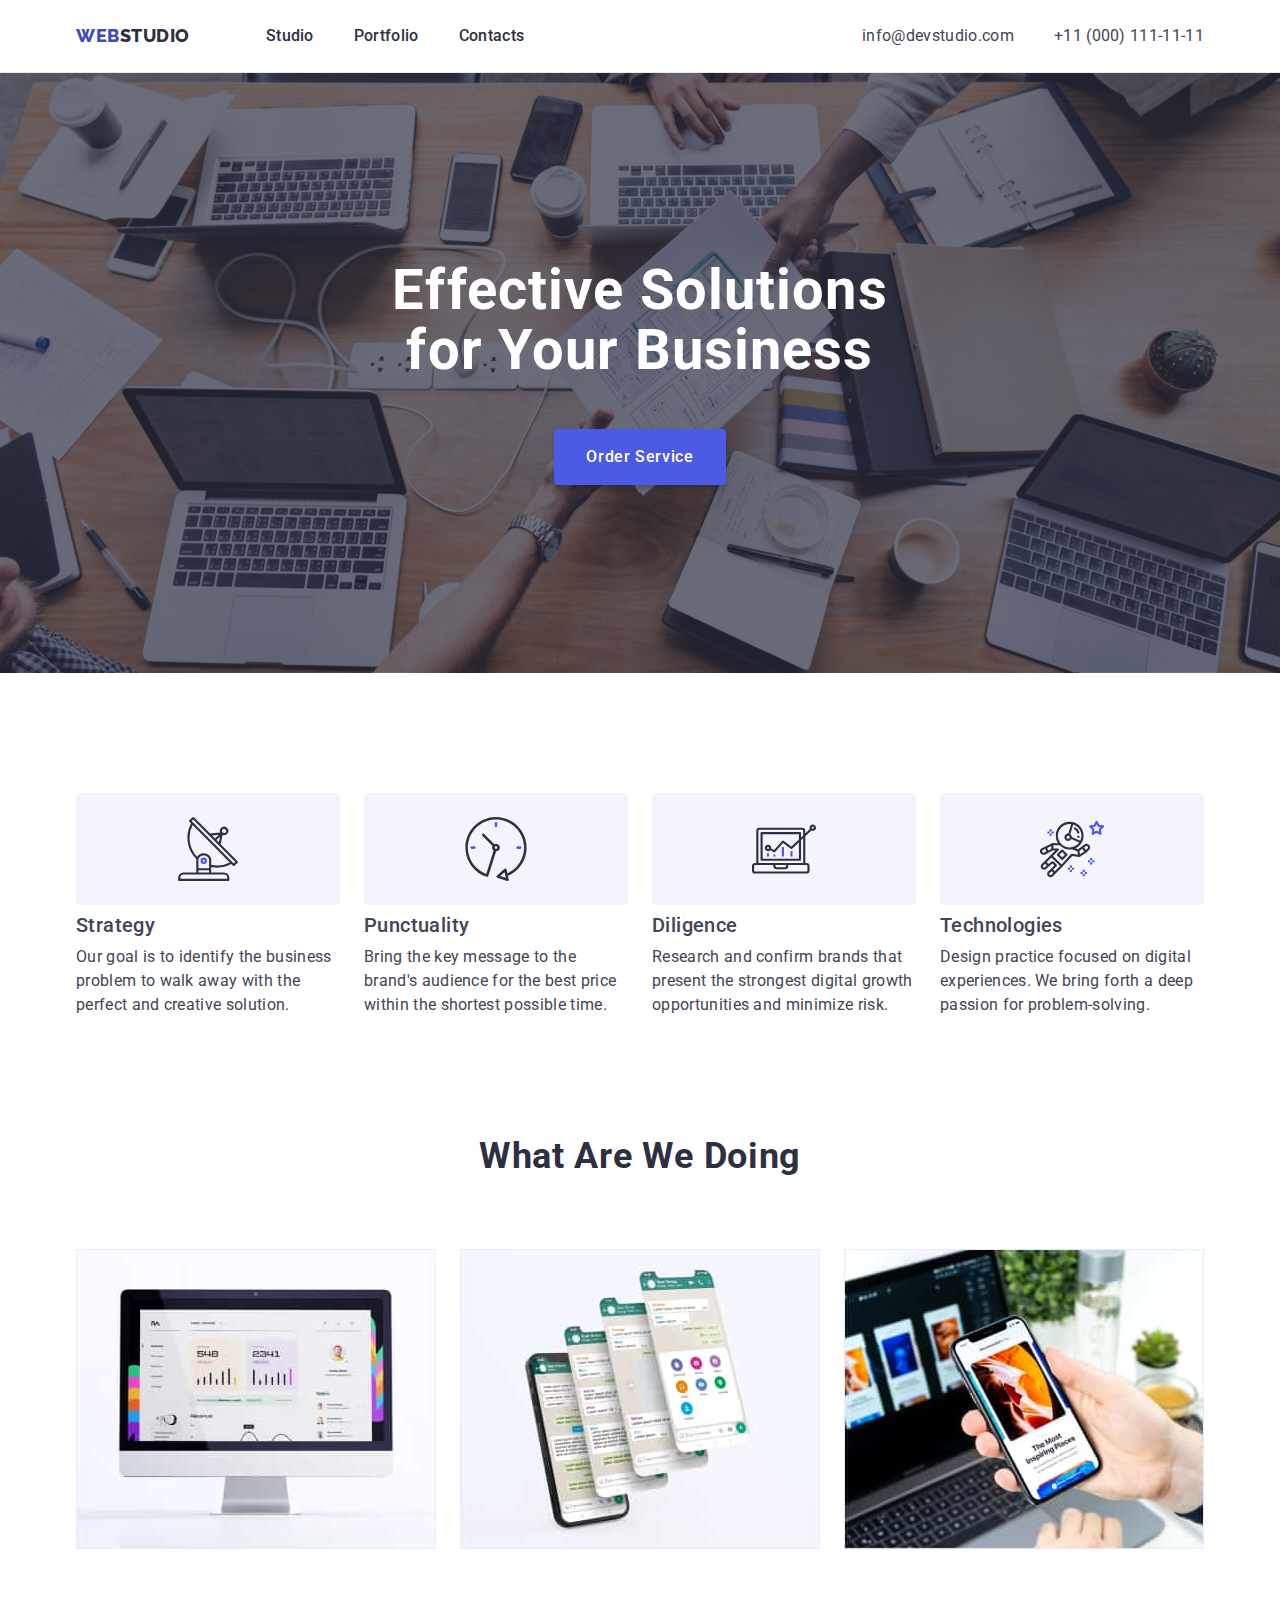
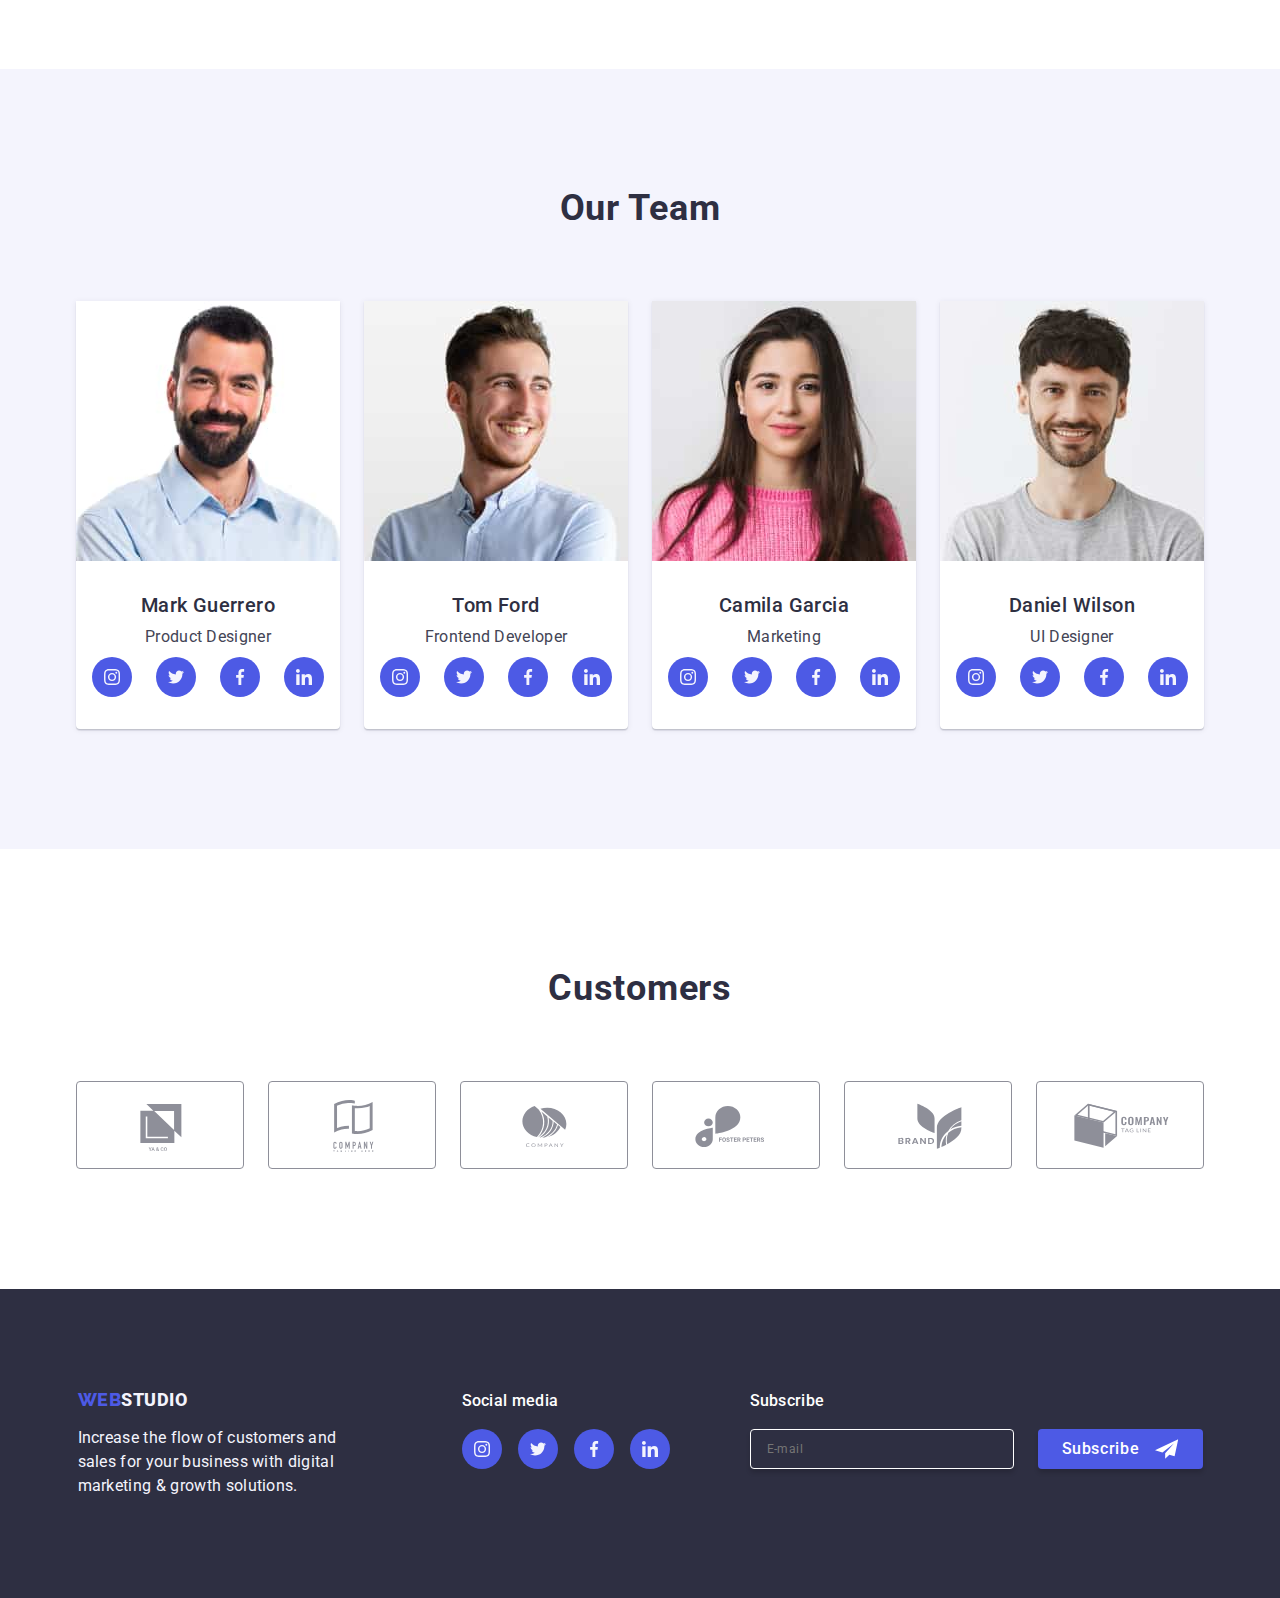
<file: index.html>
<!DOCTYPE html>
<html lang="en">

<head>
    <meta charset="UTF-8" />
    <meta name="viewport" content="width=device-width, initial-scale=1.0" />
    <title>morozova</title>

    <link rel="preconnect" href="https://fonts.googleapis.com">
    <link rel="preconnect" href="https://fonts.gstatic.com" crossorigin>
    <link
        href="https://fonts.googleapis.com/css2?family=Raleway:wght@800&family=Roboto:wght@400;500;700;900&display=swap"
        rel="stylesheet">
    <link rel="stylesheet"
        href="https://cdnjs.cloudflare.com/ajax/libs/modern-normalize/2.0.0/modern-normalize.min.css">
    <link rel="stylesheet" href="./css/style.css">

</head>

<body>

    <!-- header -->

    <header class="header">
        <div class="container concept">
            <nav class="nav">
                <a class="logo link" href="./index.html">Web<span class="logo-black">Studio</span></a>
                <ul class="list fist list-item">
                    <li class=""><a href="./index.html" class="list-item-one link">Studio</a></li>
                    <li class=""><a href="./portfolio.html" class="list-item-one link">Portfolio</a></li>
                    <li class=""><a href="" class="list-item-one link">Contacts</a></li>
                </ul>
            </nav>
            <button class="mobile-menu-open-butten js-open-menu">
                <svg class="mobale-menu-open-icon" aria-label="open mobale menu" width="32" height="22">
                    <use href="./images/icons.svg#burger2"></use>
                </svg>
            </button>
            <!-- contact -->
            <address class="address-one">
                <ul class="list fist-address">
                    <li>
                        <a href="mailto:info@devstudio.com" class="address-mail link">info@devstudio.com</a>
                    </li>
                    <li>
                        <a href="tel:+110001111111" class="address-mail link">+11 (000) 111-11-11</a>
                    </li>
                </ul>
            </address>
        </div>
    </header>

    <!-- main -->
    <main>
        <!-- section-1 -->

        <section class="section-title">
            <div class="container">
                <h1 class="section-title-one">Effective Solutions
                    for Your Business</h1>
                <button type="button" class="hero-butten" data-modal-open>Order Service</button>
            </div>
        </section>

        <!-- section-2 -->

        <section class="section-list">
            <div class="container">
                <h2 class="visually-hidden">Features</h2>
                <ul class="section list">
                    <li class="set">

                        <div class="features-item-container">
                            <svg class="icons-link" width="64" height="64">
                                <use href="./images/icons.svg#icon-antenna"></use>
                            </svg>
                        </div>

                        <h3 class="sub-title-features">Strategy</h3>
                        <p class="title-gap-list">
                            Our goal is to identify the business problem to walk away with the
                            perfect and creative solution.
                        </p>
                    </li>
                    <li class="set">

                        <div class="features-item-container">
                            <svg class="icons-link" width="64" height="64">
                                <use href="./images/icons.svg#icon-clock"></use>
                            </svg>
                        </div>

                        <h3 class="sub-title-features">Punctuality</h3>
                        <p class="title-gap-list">
                            Bring the key message to the brand's audience for the best price
                            within the shortest possible time.
                        </p>
                    </li>
                    <li class="set">
                        <div class="features-item-container">
                            <svg class="icons-link" width="64" height="64">
                                <use href="./images/icons.svg#icon-diagram"></use>
                            </svg>
                        </div>

                        <h3 class="sub-title-features">Diligence</h3>
                        <p class="title-gap-list">
                            Research and confirm brands that present the strongest digital
                            growth opportunities and minimize risk.
                        </p>
                    </li>
                    <li class="set">
                        <div class="features-item-container">
                            <svg class="icons-link" width="64" height="64">
                                <use href="./images/icons.svg#icon-astronaut"></use>
                            </svg>
                        </div>

                        <h3 class="sub-title-features">Technologies</h3>
                        <p class="title-gap-list">
                            Design practice focused on digital experiences. We bring forth a
                            deep passion for problem-solving.
                        </p>
                    </li>
                </ul>
            </div>
        </section>

        <!-- section-3 -->
        <section class="section-tthree">
            <div class="container">
                <h2 class="general">What are we doing</h2>
                <ul class="picture-img list">
                    <li class="cole">
                        <img src="./images/images-5.jpg" alt="laptop" width="360" />
                    </li>
                    <li class="cole">
                        <img src="./images/images-6.jpg" alt="phone" width="360" />
                    </li>
                    <li class="cole">
                        <img src="./images/images-7.jpg" alt="laptop-and-phone" width="360" />
                    </li>
                </ul>
            </div>
        </section>
        <!-- section-4 -->
        <section class="section-blue">
            <div class="container">
                <h2 class="general-too">Our Team</h2>
                <ul class="picture list">
                    <li class="section-last set">
                        <img src="./images/images-1.jpg" alt="photo Mark Guerrero" width="264" />
                        <div class="name-item">
                            <h3 class="title-projects">Mark Guerrero</h3>
                            <p class="title-gap">Product Designer</p>
                            <ul class="social-bloc">
                                <li class="locol-logo-two">
                                    <a href="" class="locol-logo">
                                        <svg class="social-icons" width="16" height="16">
                                            <use href="./images/icons.svg#icon-instagram"></use>
                                        </svg>
                                    </a>
                                </li>
                                <li class="locol-logo-two">
                                    <a href="" class="locol-logo">
                                        <svg class="social-icons" width="16" height="16">
                                            <use href="./images/icons.svg#icon-twitter-1"></use>
                                        </svg>
                                    </a>
                                </li>
                                <li class="locol-logo-two">
                                    <a href="" class="locol-logo">
                                        <svg class="social-icons" width="16" height="16">
                                            <use href="./images/icons.svg#icon-facebook"></use>
                                        </svg>
                                    </a>
                                </li>
                                <li class="locol-logo-two">
                                    <a href="" class="locol-logo">
                                        <svg class="social-icons" width="16" height="16">
                                            <use href="./images/icons.svg#icon-linkedin"></use>
                                        </svg>
                                    </a>
                                </li>

                            </ul>
                        </div>
                    </li>
                    <li class="section-last set">
                        <img src="./images/images-2.jpg" alt="photo Tom Ford" width="264" />
                        <div class="name-item">
                            <h3 class="title-projects">Tom Ford</h3>
                            <p class="title-gap">Frontend Developer</p>
                            <ul class="social-bloc">
                                <li>
                                    <a href="" class="locol-logo">
                                        <svg class="social-icons" width="16" height="16">
                                            <use href="./images/icons.svg#icon-instagram"></use>
                                        </svg>
                                    </a>
                                </li>
                                <li>
                                    <a href="" class="locol-logo">
                                        <svg class="social-icons" width="16" height="16">
                                            <use href="./images/icons.svg#icon-twitter-1"></use>
                                        </svg>
                                    </a>
                                </li>
                                <li>
                                    <a href="" class="locol-logo">
                                        <svg class="social-icons" width="16" height="16">
                                            <use href="./images/icons.svg#icon-facebook"></use>
                                        </svg>
                                    </a>
                                </li>
                                <li>
                                    <a href="" class="locol-logo">
                                        <svg class="social-icons" width="16" height="16">
                                            <use href="./images/icons.svg#icon-linkedin"></use>
                                        </svg>
                                    </a>
                                </li>

                            </ul>
                        </div>
                    </li>
                    <li class="section-last set">
                        <img src="./images/images-3.jpg" alt="photo Camila Garcia" width="264" />
                        <div class="name-item">
                            <h3 class="title-projects">Camila Garcia</h3>
                            <p class="title-gap">Marketing</p>
                            <ul class="social-bloc">
                                <li class="social-bloc-item">
                                    <a href="" class="locol-logo">
                                        <svg class="social-icons" width="16" height="16">
                                            <use href="./images/icons.svg#icon-instagram"></use>
                                        </svg>
                                    </a>
                                </li>
                                <li>
                                    <a href="" class="locol-logo">
                                        <svg class="social-icons" width="16" height="16">
                                            <use href="./images/icons.svg#icon-twitter-1"></use>
                                        </svg>
                                    </a>
                                </li>
                                <li>
                                    <a href="" class="locol-logo">
                                        <svg class="social-icons" width="16" height="16">
                                            <use href="./images/icons.svg#icon-facebook"></use>
                                        </svg>
                                    </a>
                                </li>
                                <li>
                                    <a href="" class="locol-logo">
                                        <svg class="social-icons" width="16" height="16">
                                            <use href="./images/icons.svg#icon-linkedin"></use>
                                        </svg>
                                    </a>
                                </li>

                            </ul>
                        </div>
                    </li>
                    <li class="section-last set">
                        <img src="./images/images-4.jpg" alt="photo Daniel Wilson" width="264" />
                        <div class="name-item">
                            <h3 class="title-projects">Daniel Wilson</h3>
                            <p class="title-gap">UI Designer</p>
                            <ul class="social-bloc">
                                <li>
                                    <a href="" class="locol-logo">
                                        <svg class="social-icons" width="16" height="16">
                                            <use href="./images/icons.svg#icon-instagram"></use>
                                        </svg>
                                    </a>
                                </li>
                                <li>
                                    <a href="" class="locol-logo">
                                        <svg class="social-icons" width="16" height="16">
                                            <use href="./images/icons.svg#icon-twitter-1"></use>
                                        </svg>
                                    </a>
                                </li>
                                <li>
                                    <a href="" class="locol-logo">
                                        <svg class="social-icons" width="16" height="16">
                                            <use href="./images/icons.svg#icon-facebook"></use>
                                        </svg>
                                    </a>
                                </li>
                                <li>
                                    <a href="" class="locol-logo">
                                        <svg class="social-icons" width="16" height="16">
                                            <use href="./images/icons.svg#icon-linkedin"></use>
                                        </svg>
                                    </a>
                                </li>

                            </ul>
                        </div>
                    </li>
                </ul>
            </div>
        </section>
        <!-- section-5 -->
        <section class="section-logo">
            <div class="container section-logo-conteiner">
                <h2 class="general-too-link">Customers</h2>

                <ul class="general-item list">
                    <li class="general-logo">
                        <a href="" class="general-imag">
                            <svg class="general-item" width="104" height="56">
                                <use href="./images/icons.svg#icon-Logo-1"></use>
                            </svg></a>
                    </li>
                    <li class="general-logo">
                        <a href="" class="general-imag">
                            <svg class="general-item" width="104" height="56">
                                <use href="./images/icons.svg#icon-Logo-2"></use>
                            </svg></a>
                    </li>
                    <li class="general-logo">
                        <a href="" class="general-imag">
                            <svg class="general-item" width="104" height="56">
                                <use href="./images/icons.svg#icon-Logo-3"></use>
                            </svg></a>
                    </li>
                    <li class="general-logo">
                        <a href="" class="general-imag">
                            <svg class="general-item" width="104" height="56">
                                <use href="./images/icons.svg#icon-Logo"></use>
                            </svg></a>
                    </li>
                    <li class="general-logo">
                        <a href="" class="general-imag">
                            <svg class="general-item" width="104" height="56">
                                <use href="./images/icons.svg#icon-Logo-4"></use>
                            </svg></a>
                    </li>
                    <li class="general-logo">
                        <a href="" class="general-imag">
                            <svg class="general-item" width="104" height="56">
                                <use href="./images/icons.svg#icon-Logo-5"></use>
                            </svg></a>
                    </li>

                </ul>
            </div>
            </div>
        </section>
    </main>
    <!-- footer -->

    <footer class="footer">
        <div class="container content-footer">
            <div class="container-logo"> <a class="logo-too link" href="./index.html">Web<span
                        class="logo-white">Studio</span></a>
                <p class="footer-title">
                    Increase the flow of customers and sales for your business with digital
                    marketing & growth solutions.
                </p>
            </div>

            <div class="content-footer-link">
                <p class="footer-logo">Social media</p>
                <ul class="social-bloc-link">
                    <li class="locol-logo-item">
                        <a href="" class="locol-logo-list">
                            <svg class="social-icons" width="24" height="24">
                                <use href="./images/icons.svg#icon-instagram"></use>
                            </svg>
                        </a>
                    </li>
                    <li class="locol-logo-item">
                        <a href="" class="locol-logo-list">
                            <svg class="social-icons" width="24" height="24">
                                <use href="./images/icons.svg#icon-twitter-1"></use>
                            </svg>
                        </a>
                    </li>
                    <li class="locol-logo-item">
                        <a href="" class="locol-logo-list">
                            <svg class="social-icons" width="24" height="24">
                                <use href="./images/icons.svg#icon-facebook"></use>
                            </svg>
                        </a>
                    </li>
                    <li class="locol-logo-item">
                        <a href="" class="locol-logo-list">
                            <svg class="social-icons" width="24" height="24">
                                <use href="./images/icons.svg#icon-linkedin"></use>
                            </svg>
                        </a>
                    </li>
                </ul>
            </div>


            <div class="component-title">
                <p class="footer-logo">Subscribe</p>
                <form class="component-form">
                    <label class="form-mail" for="email">
                        <input class="form-input" type="email" name="email" id="email" placeholder="E-mail">
                    </label>


                    <button class="component-title-button" type="submit">Subscribe
                        <svg class="footer-button-svg" width="24" height="24">
                            <use href="./images/icons.svg#icon-Frame-3"></use>
                        </svg>
                    </button>

                </form>

            </div>
        </div>

    </footer>
    <div class="backdrop is-hidden" data-modal>
        <div class="modal-window">
            <button type="button" class="close-button" data-modal-close>
                <svg class="close-button-icon" width="8" height="8">
                    <use href="./images/icons.svg#icon-close-black"></use>
                </svg>
            </button>
            <!-- modal-window -->
            <p class="review-form-description">Leave your contacts and we will call you back</p>
            <form class="review-form">
                <div class="review-form-field-wrapper">
                    <label class="review-form-field-label" for="user-name">Name</label>
                    <div class="review-form-input-wrapper">
                        <input class="review-form-input" type="text" name="user-name" pattern="[A-Z]{a-z}"
                            title="Kateruna" required id="user-name">
                        <svg class="review-form-field-icon" width="18" height="24">
                            <use href="./images/icons.svg#icon-Vector-1"></use>
                        </svg>
                    </div>
                </div>
                <div class="review-form-field-wrapper">
                    <label class="review-form-field-label" for="user-phone-number">Phone</label>
                    <div class="review-form-input-wrapper">
                        <input class="review-form-input" type="tel" name="user-phone-number"
                            pattern="[0-9]{3}-[0-9]{3}-[0-9]{2}-[0-9]{2}" title="xxx-xxx-xx-xx" required
                            id="user-phone-number">

                        <svg class="review-form-field-icon" width="18" height="24">
                            <use href="./images/icons.svg#icon-Vector-3"></use>
                        </svg>
                    </div>
                </div>
                <div class="review-form-field-wrapper">
                    <label class="review-form-field-label" for="user-email">Email</label>
                    <div class="review-form-input-wrapper">
                        <input class="review-form-input" type="email" name="user-email" required id="user-email">
                        <svg class="review-form-field-icon" width="18" height="24">
                            <use href="./images/icons.svg#icon-Vector-2"></use>
                        </svg>
                    </div>
                </div>
                <div class="review-form-field-wrapper-non">
                    <label class="review-form-field-label" for="user-comment">Comment</label>
                    <textarea class="review-form-comment" name="user-comment" id="user-comment"
                        placeholder="Text input"></textarea>
                </div>
                <div class="review-form-checkbox-wrapper">
                    <input class="review-form-checkbox-non visually-hidden" type="checkbox" name="user-privacy"
                        value="true" id="user-privacy" required>
                    <label class="review-form-checkbox" for="user-privacy">
                        <span class="review-form-svg">
                            <svg class="review-form-own-checkbox" width="10" height="8">
                                <use href="./images/icons.svg#icon-Checkbox"></use>
                            </svg>
                        </span>
                        I accept the terms and conditions of the <a class="color-policy" href="#">Privacy Policy</a>

                    </label>
                </div>

                <button type="submit" class="review-form-submit-btn">Send</button>

            </form>
        </div>
    </div>

    <div class="mobile-menu-container">
        <button class="mobile-menu-container-close-btn" type="button">
            <svg class="mobile-menu-container-close-btn-icon" width="8" height="8">
                <use href="./images/icons.svg#icon-close-black"></use>
            </svg>
        </button>
    </div>

    <div class="menu-container js-menu-container" id="mobile-menu">
        <!-- <button class="menu-toggle js-close-menu">
            <svg fill="currentColor" viewBox="0 0 20 20" xmlns="http://www.w3.org/2000/svg" width="24" height="24">
                <path fill-rule="evenodd"
                    d="M4.293 4.293a1 1 0 011.414 0L10 8.586l4.293-4.293a1 1 0 111.414 1.414L11.414 10l4.293 4.293a1 1 0 01-1.414 1.414L10 11.414l-4.293 4.293a1 1 0 01-1.414-1.414L8.586 10 4.293 5.707a1 1 0 010-1.414z"
                    clip-rule="evenodd"></path>
            </svg>
        </button> -->

        <button type="button" class="close-button js-close-menu menu-toggle" data-modal-close>
            <svg class="close-button-icon" width="8" height="8">
                <use href="./images/icons.svg#icon-close-black"></use>
            </svg>
        </button>

        <ul class="list fist burger-menu-list">
            <li class=""><a href="./index.html" class="list-item-one link burger-menu-item">Studio</a></li>
            <li class=""><a href="./portfolio.html" class="list-item-one link burger-menu-item">Portfolio</a></li>
            <li class=""><a href="" class="list-item-one link burger-menu-item">Contacts</a></li>
        </ul>

        <address class="address-mobile">
            <ul class="list fist-address">
                <li>
                    <a href="tel:+110001111111" class="address-mail link tel">+11 (000) 111-11-11</a>
                </li>
                <li>
                    <a href="mailto:info@devstudio.com" class="address-mail link mail">info@devstudio.com</a>
                </li>
            </ul>
        </address>

        <ul class="social-bloc socials-mobile">
            <li class="locol-logo-two">
                <a href="" class="locol-logo-mobile">
                    <svg class="social-icons" width="24" height="24">
                        <use href="./images/icons.svg#icon-instagram"></use>
                    </svg>
                </a>
            </li>
            <li class="locol-logo-two">
                <a href="" class="locol-logo-mobile">
                    <svg class="social-icons" width="24" height="24">
                        <use href="./images/icons.svg#icon-twitter-1"></use>
                    </svg>
                </a>
            </li>
            <li class="locol-logo-two">
                <a href="" class="locol-logo-mobile">
                    <svg class="social-icons" width="24" height="24">
                        <use href="./images/icons.svg#icon-facebook"></use>
                    </svg>
                </a>
            </li>
            <li class="locol-logo-two">
                <a href="" class="locol-logo-mobile">
                    <svg class="social-icons" width="24" height="24">
                        <use href="./images/icons.svg#icon-linkedin"></use>
                    </svg>
                </a>
            </li>

        </ul>
    </div>
    </div>

    <script src="./js/modal.js"></script>
    <script defer src="js/mobile-menu.js"></script>

</body>

</html>
</file>
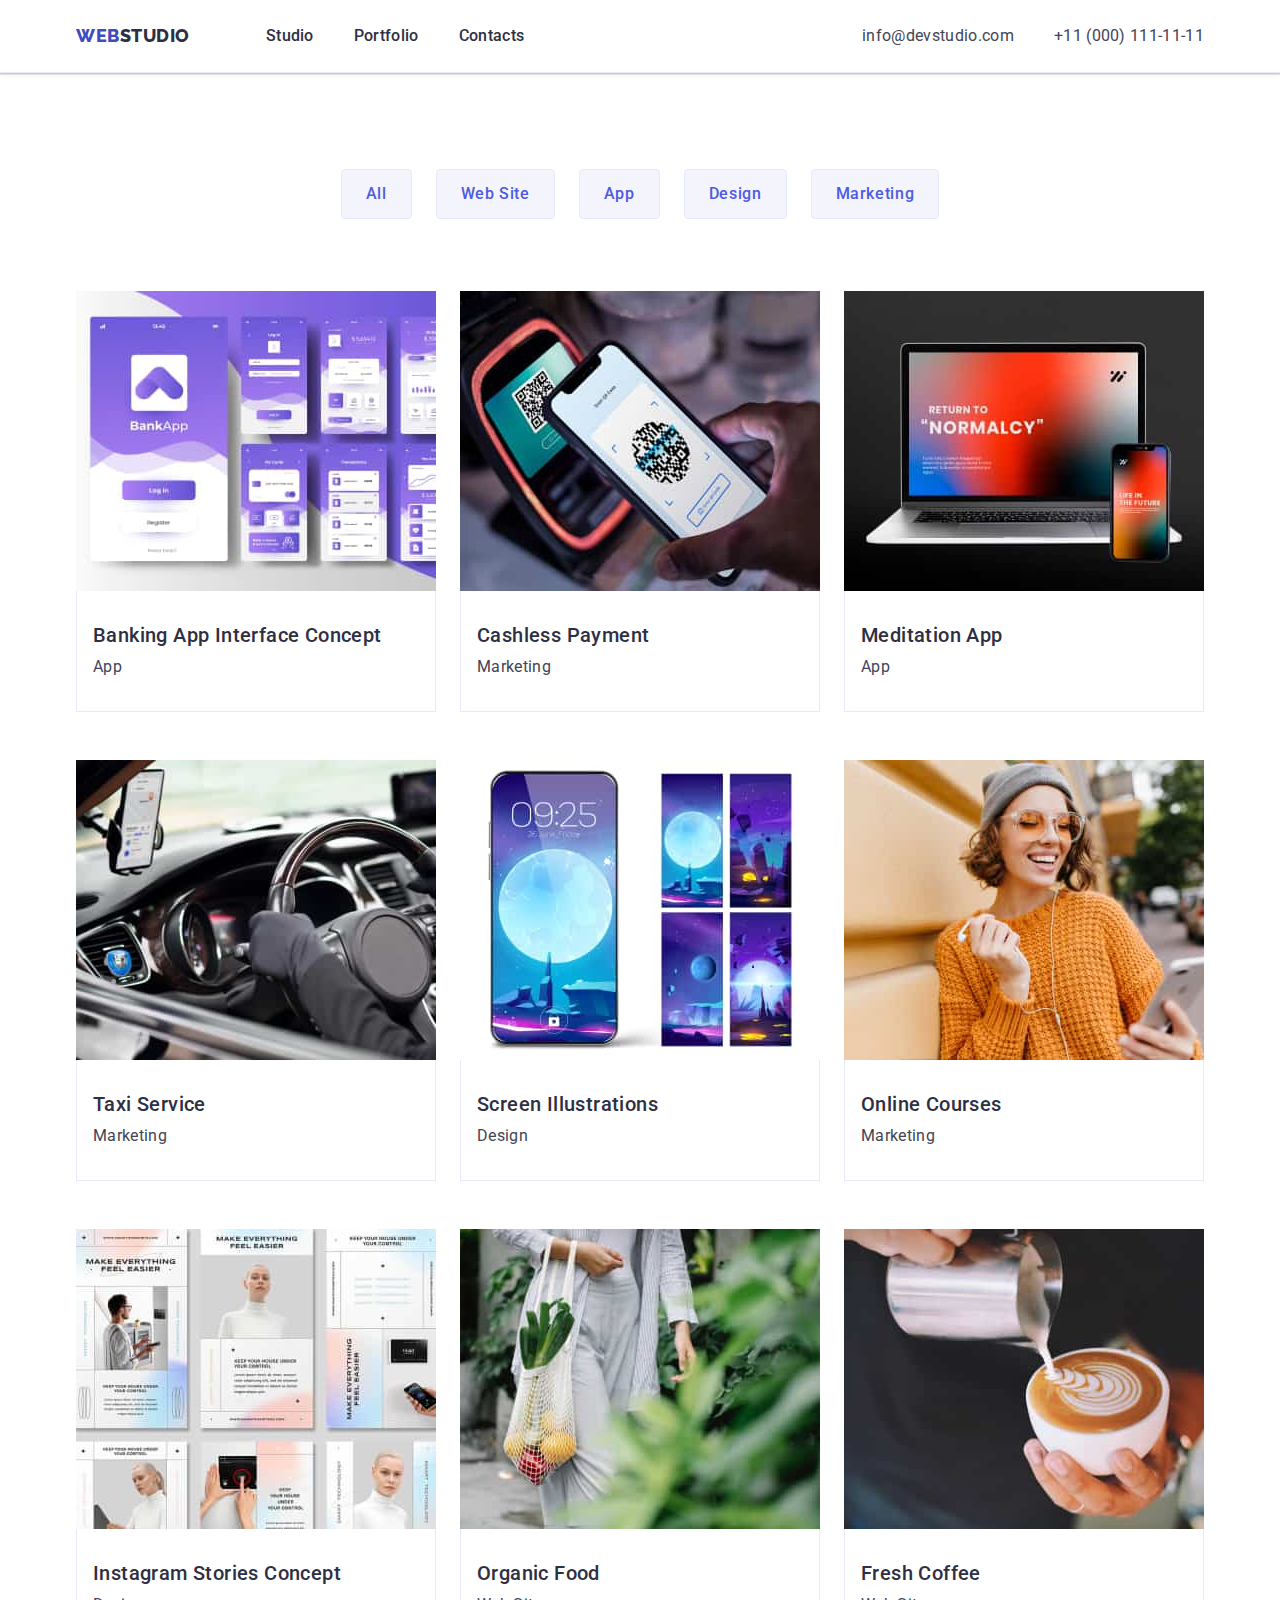
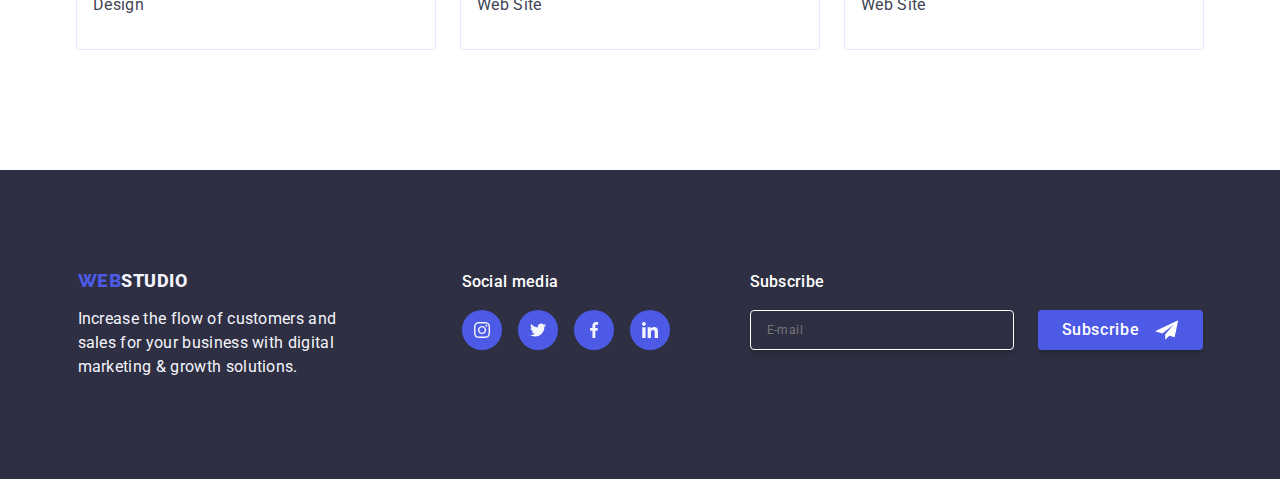
<file: portfolio.html>
<!DOCTYPE html>
<html lang="en">

<head>
    <meta charset="UTF-8">
    <meta name="viewport" content="width=device-width, initial-scale=1.0">
    <title>Document</title>
    <link rel="preconnect" href="https://fonts.googleapis.com">
    <link rel="preconnect" href="https://fonts.gstatic.com" crossorigin>
    <link
        href="https://fonts.googleapis.com/css2?family=Raleway:wght@800&family=Roboto:wght@400;500;700;900&display=swap"
        rel="stylesheet">
    <link rel="stylesheet"
        href="https://cdnjs.cloudflare.com/ajax/libs/modern-normalize/2.0.0/modern-normalize.min.css">
    <link rel="stylesheet" href="./css/style.css">
</head>

<body>

    <!-- header -->
    <header class="header">
        <div class="container concept">
            <nav class="nav">
                <a class="logo link" href="./index.html">Web<span class="logo-black">Studio</span></a>
                <ul class="list fist list-item">
                    <li class=""><a href="./index.html" class="list-item-one link">Studio</a></li>
                    <li class=""><a href="./portfolio.html" class="list-item-one link">Portfolio</a></li>
                    <li class=""><a href="" class="list-item-one link">Contacts</a></li>
                </ul>
            </nav>
            <button class="mobile-menu-open-butten">
                <svg class="mobale-menu-open-icon" aria-label="open mobale menu" width="32" height="22">
                    <use href="./images/icons.svg#burger2"></use>
                </svg>
            </button>
            <!-- contact -->
            <address class="address-one">
                <ul class="list fist-address">
                    <li>
                        <a href="mailto:info@devstudio.com" class="address-mail link">info@devstudio.com</a>
                    </li>
                    <li>
                        <a href="tel:+110001111111" class="address-mail link">+11 (000) 111-11-11</a>
                    </li>
                </ul>
            </address>
        </div>
    </header>
    <!-- main -->
    <main>
        <!-- section -->
        <section class="section-image">
            <div class="container">

                <h1 class="visually-hidden">Tabs</h1>

                <ul class="list button-set">
                    <li class="set-button">
                        <button type="button" class="button-port">All</button>
                    </li>
                    <li class="set-button">
                        <button type="button" class="button-port">Web Site</button>
                    </li>
                    <li class="set-button">
                        <button type="button" class="button-port">App</button>
                    </li>
                    <li class="set-button">
                        <button type="button" class="button-port">Design</button>
                    </li>
                    <li class="set-button">

                        <button type="button" class="button-port">Marketing</button>
                    </li>
                </ul>


                <ul class="title-list-link list">

                    <li class="sett-list">
                        <a href="" class="link sett-title">
                            <div class="scrol">
                                <img src="./images/img_1.jpg" alt="#" width="360" class="lolo">
                                <p class="scrol-title">14 Stylish and User-Friendly App Design Concepts · Task Manager
                                    App · Calorie Tracker App · Exotic Fruit Ecommerce App · Cloud Storage App</p>
                            </div>

                            <div class="lokol">
                                <h2 class="title-projects-one">Banking App Interface Concept
                                </h2>

                                <p class="title-gap-one">App</p>
                            </div>
                        </a>
                    </li>

                    <li class="sett-list">
                        <a href="" class="link sett-title">
                            <div class="scrol">
                                <img src="./images/img_2.jpg" alt="#" width="360" class="lolo">
                                <p class="scrol-title">14 Stylish and User-Friendly App Design Concepts · Task Manager
                                    App · Calorie Tracker App · Exotic Fruit Ecommerce App · Cloud Storage App</p>
                            </div>
                            <div class="lokol">
                                <h2 class="title-projects-one">Cashless Payment</h2>

                                <p class="title-gap-one">Marketing</p>
                            </div>
                        </a>
                    </li>
                    <li class="sett-list">
                        <a href="" class="link sett-title">
                            <div class="scrol">
                                <img src="./images/img_3.jpg" alt="#" width="360" class="lolo">
                                <p class="scrol-title">14 Stylish and User-Friendly App Design Concepts · Task Manager
                                    App · Calorie Tracker App · Exotic Fruit Ecommerce App · Cloud Storage App</p>
                            </div>
                            <div class="lokol">
                                <h2 class="title-projects-one">Meditation App</h2>

                                <p class="title-gap-one">App</p>
                            </div>
                        </a>
                    </li>

                    <li class="sett-list">
                        <a href="" class="link sett-title">
                            <div class="scrol">
                                <img src="./images/img_4.jpg" alt="#" width="360">
                                <p class="scrol-title">14 Stylish and User-Friendly App Design Concepts · Task Manager
                                    App · Calorie Tracker App · Exotic Fruit Ecommerce App · Cloud Storage App</p>
                            </div>
                            <div class="lokol">
                                <h2 class="title-projects-one">Taxi Service
                                </h2>

                                <p class="title-gap-one"> Marketing</p>
                            </div>
                        </a>
                    </li>
                    <li class="sett-list">
                        <a href="" class="link sett-title">
                            <div class="scrol">
                                <img src="./images/img_5.jpg" alt="#" width="360" class="lolo">
                                <p class="scrol-title">14 Stylish and User-Friendly App Design Concepts · Task Manager
                                    App · Calorie Tracker App · Exotic Fruit Ecommerce App · Cloud Storage App</p>
                            </div>
                            <div class="lokol">
                                <h2 class="title-projects-one">Screen Illustrations</h2>

                                <p class="title-gap-one">Design</p>
                            </div>
                        </a>
                    </li>
                    <li class="sett-list">
                        <a href="" class="link sett-title">
                            <div class="scrol">
                                <img src="./images/img_6.jpg" alt="#" width="360" class="lolo">
                                <p class="scrol-title">14 Stylish and User-Friendly App Design Concepts · Task Manager
                                    App · Calorie Tracker App · Exotic Fruit Ecommerce App · Cloud Storage App</p>
                            </div>
                            <div class="lokol">
                                <h2 class="title-projects-one">Online Courses
                                </h2>

                                <p class="title-gap-one">Marketing</p>
                            </div>
                        </a>
                    </li>

                    <li class="sett-list">
                        <a href="" class="link sett-title">
                            <div class="scrol">
                                <img src="./images/img_7.jpg" alt="#" width="360" class="lolo">
                                <p class="scrol-title">14 Stylish and User-Friendly App Design Concepts · Task Manager
                                    App · Calorie Tracker App · Exotic Fruit Ecommerce App · Cloud Storage App</p>
                            </div>

                            <div class="lokol">
                                <h2 class="title-projects-one">Instagram Stories Concept
                                </h2>

                                <p class="title-gap-one"> Design</p>
                            </div>
                        </a>
                    </li>
                    <li class="sett-list">
                        <a href="" class="link sett-title">
                            <div class="scrol">
                                <img src="./images/img_8.jpg" alt="#" width="360" class="lolo">
                                <p class="scrol-title">14 Stylish and User-Friendly App Design Concepts · Task Manager
                                    App · Calorie Tracker App · Exotic Fruit Ecommerce App · Cloud Storage App</p>
                            </div>
                            <div class="lokol">
                                <h2 class="title-projects-one">Organic Food
                                </h2>

                                <p class="title-gap-one"> Web Site</p>
                            </div>
                        </a>
                    </li>
                    <li class="sett-list">
                        <a href="" class="link sett-title">
                            <div class="scrol">
                                <img src="./images/img_9.jpg" alt="#" width="360" class="lolo">
                                <p class="scrol-title">14 Stylish and User-Friendly App Design Concepts · Task Manager
                                    App · Calorie Tracker App · Exotic Fruit Ecommerce App · Cloud Storage App</p>
                            </div>
                            <div class="lokol">
                                <h2 class="title-projects-one">Fresh Coffee</h2>

                                <p class="title-gap-one"> Web Site</p>
                            </div>
                        </a>
                    </li>
                </ul>
            </div>
        </section>
    </main>

    <!-- footer -->
    <footer class="footer">
        <div class="container content-footer">
            <div class="container-logo"> <a class="logo-too link" href="./index.html">Web<span
                        class="logo-white">Studio</span></a>
                <p class="footer-title">
                    Increase the flow of customers and sales for your business with digital
                    marketing & growth solutions.
                </p>
            </div>

            <div class="content-footer-link">
                <p class="footer-logo">Social media</p>
                <ul class="social-bloc-link">
                    <li class="locol-logo-item">
                        <a href="" class="locol-logo-list">
                            <svg class="social-icons" width="24" height="24">
                                <use href="./images/icons.svg#icon-instagram"></use>
                            </svg>
                        </a>
                    </li>
                    <li class="locol-logo-item">
                        <a href="" class="locol-logo-list">
                            <svg class="social-icons" width="24" height="24">
                                <use href="./images/icons.svg#icon-twitter-1"></use>
                            </svg>
                        </a>
                    </li>
                    <li class="locol-logo-item">
                        <a href="" class="locol-logo-list">
                            <svg class="social-icons" width="24" height="24">
                                <use href="./images/icons.svg#icon-facebook"></use>
                            </svg>
                        </a>
                    </li>
                    <li class="locol-logo-item">
                        <a href="" class="locol-logo-list">
                            <svg class="social-icons" width="24" height="24">
                                <use href="./images/icons.svg#icon-linkedin"></use>
                            </svg>
                        </a>
                    </li>
                </ul>
            </div>
            <!-- footer-3 -->
            <div class="component-title">
                <p class="footer-logo">Subscribe</p>
                <form class="component-form">
                    <label class="form-mail" for="email">
                        <input class="form-input" type="email" name="email" id="email" placeholder="E-mail">
                    </label>


                    <button class="component-title-button" type="submit">Subscribe
                        <svg class="footer-button-svg" width="24" height="24">
                            <use href="./images/icons.svg#icon-Frame-3"></use>
                        </svg>
                    </button>

                </form>

            </div>
        </div>

    </footer>

</body>

</html>
</file>
<file: css/style.css>
:root {
    --primary-bg-color: #ffffff;
    --secondary-bg-color: #2E2F42;
    --color-main-text: #2E2F42;
    --color-secondary-text: #434455;
    --accent: #4D5AE5;
    --accent-pressed-state: #404BBF;
    --color-bg-team: #F4F4FD;
}

body {

    font-family: 'Roboto', sans-serif;
    background-color: var(--primary-bg-color);
    color: #434455;
}

h1,
h2,
h3,
p {
    margin: 0;

}

ul {
    margin: 0;
    padding: 0;
}

img {
    display: block;
}

.link {
    text-decoration: none;
}

.list {
    list-style: none;
}

.container {
    margin-right: auto;
    margin-left: auto;
    max-width: 428px;
    padding-left: 16px;
    padding-right: 16px;

}

@media screen and (min-width: 768px) {
    .container {
        max-width: 768px;

    }
}

@media screen and (min-width: 1158px) {
    .container {
        max-width: 1158px;
        padding-left: 15px;
        padding-right: 15px;
    }

}

/* header */

.header {
    border-bottom: 1px solid #e7e9fc;
    box-shadow: 0px 2px 1px rgba(46, 47, 66, 0.08), 0px 1px 1px rgba(46, 47, 66, 0.16), 0px 1px 6px rgba(46, 47, 66, 0.08)
}

.header>.container {
    display: flex;
    justify-content: space-between;
}

.nav {
    display: flex;
    justify-content: space-between;
    align-items: center;
}

.address-mail {
    color: var(--color-secondary-text);
    text-decoration: none;
    font-size: 16px;
    line-height: 1.5;
    letter-spacing: 0.02em;
    display: flex;
    transition: color 250ms cubic-bezier(0.4, 0, 0.2, 1)
}

@media screen and (max-width: 767px) {
    .list-item {
        display: none;
    }

    .mobile-menu-open-butten {
        display: flex;
        align-items: center;
        border: none;
        background: none;
    }
}

@media screen and (min-width: 768px) {
    .list-item {
        display: flex;
        gap: 40px;
    }

    .fist-address {
        padding: 0;
        flex-direction: column;
        gap: 12px;
        display: flex;
    }

    .mobile-menu-open-butten {
        display: none;
    }

    .address-mail-list {
        color: var(--SLATE, #434455);
        font-family: Roboto;
        font-size: 12px;
        font-style: normal;
        font-weight: 400;
        line-height: 14px;
        letter-spacing: 0.48px;
    }



}

@media screen and (min-width: 1158px) {
    .fist-address {
        display: flex;
        flex-direction: initial;
        align-items: center;
        padding: 24px 0;
        gap: 40px;
    }

    .mobile-menu-open-butten {
        display: none;
    }
}

.address-one {
    display: flex;
}

.address-one {
    display: flex;
    align-items: center;
    gap: 40px;
}

@media screen and (max-width: 767px) {
    .address-one {
        display: none;
    }
}

.logo {
    font-family: 'Raleway', sans-serif;
    color: #404bbf;
    font-size: 18px;
    font-style: normal;
    font-weight: 800;
    line-height: 1.17;
    letter-spacing: 0.54px;
    text-transform: uppercase;
    padding-top: 24px;
    padding-bottom: 24px;
    margin-right: 76px;
}

.logo-black {
    color: var(--secondary-bg-color);

}

.list-item-one {
    color: var(--NAVY-BLUE, #2E2F42);
    font-style: normal;
    font-size: 16px;
    font-weight: 500;
    letter-spacing: 0.02em;
    line-height: 1.5;
    display: block;
    position: relative;
    padding: 24px 0;
    transition: color 250ms cubic-bezier(0.4, 0, 0.2, 1)
}

.list-item-one:hover {
    color: var(--accent-pressed-state);
}

.list-item-one:focus {
    color: var(--accent-pressed-state);
}

/* contact */
.address-mail:hover {
    color: var(--accent-pressed-state);
}

.address-mail:focus {
    color: var(--accent-pressed-state);
}

.list-item-one::after {
    content: "";
    position: absolute;
    left: 0;
    bottom: -1px;
    height: 4px;
    background-color: #404bbf;
    border-radius: 2px;
}

.address-one {
    font-style: normal;
}

/* .address {
    color: var(--color-secondary-text);
    font-size: 16px;
    font-style: normal;
    font-weight: 400;
    line-height: 1.5;
    letter-spacing: 0.32px;
} */


.address-mail:hover {
    color: var(--accent-pressed-state);
}

.address-mail:focus {
    color: var(--accent-pressed-state);
}

/* ------main -----*/

/* section-1 */

.section-title {
    margin-left: auto;
    margin-right: auto;
    background: var(--color-main-text);
    padding-top: 112px;
    padding-bottom: 112px;
    /* background-image: linear-gradient(rgba(46, 47, 66, 0.7), rgba(46, 47, 66, 0.7)), url(../images/people-office.jpg); */
    /* max-width: 1440px; */
    background-repeat: no-repeat;
    background-position: center;
    background-size: cover;
}

.section-title-one {
    color: var(--primary-bg-color);
    text-align: center;
    font-size: 56px;
    font-style: normal;
    margin: 0 auto;
    font-weight: 700;
    width: 496px;
    margin-bottom: 48px;
    max-width: 496px;
}


/* button */
.hero-butten {
    font-family: 'Roboto', sans-serif;
    background: var(--accent);
    color: var(--primary-bg-color);
    font-size: 16px;
    font-weight: 500;
    line-height: 1.5;
    letter-spacing: 0.04em;
    cursor: pointer;
    text-align: center;
    display: block;
    padding: 16px 32px;
    min-width: 169px;
    border: none;
    border-radius: 4px;
    background: var(--IRIS, #4D5AE5);
    box-shadow: 0px 4px 4px 0px rgba(0, 0, 0, 0.15);
    margin: 0 auto;
    transition: background-color 250ms cubic-bezier(0.4, 0, 0.2, 1);
}

.hero-butten:hover {
    color: var(--primary-bg-color);
    background-color: var(--accent-pressed-state);
}

.hero-butten:focus {
    color: var(--primary-bg-color);
    background-color: var(--accent-pressed-state);
}

.button-port {
    font-family: 'Roboto', sans-serif;
    color: var(--accent);
    text-align: center;
    font-size: 16px;
    font-style: normal;
    font-weight: 500;
    line-height: 1.5;
    letter-spacing: 0.04em;
    background-color: var(--color-bg-team);
    cursor: pointer;
    border-radius: 4px;
    border: 1px solid var(--CORNFLOWER, #E7E9FC);
    padding: 12px 24px;
    transition: color 250ms cubic-bezier(0.4, 0, 0.2, 1), background-color 250ms cubic-bezier(0.4, 0, 0.2, 1), border-color 250ms cubic-bezier(0.4, 0, 0.2, 1), box-shadow 250ms cubic-bezier(0.4, 0, 0.2, 1);
}

.button-set {
    display: flex;
    justify-content: center;
    align-items: center;
    gap: 24px;
    margin-bottom: 72px;
}

.button-port:hover {
    color: var(--primary-bg-color);
    background-color: var(--accent-pressed-state);
    border: 1px solid transparent;
    box-shadow: 0px 3px 1px rgba(0, 0, 0, 0.1), 0px 2px 1px rgba(0, 0, 0, 0.08), 0px 2px 2px rgba(0, 0, 0, 0.12);
}


.button-port:focus {
    color: var(--primary-bg-color);
    background-color: var(--accent-pressed-state);
    border: 1px solid transparent;
    box-shadow: 0px 3px 1px rgba(0, 0, 0, 0.1), 0px 2px 1px rgba(0, 0, 0, 0.08), 0px 2px 2px rgba(0, 0, 0, 0.12);
}


.section-blue {
    background-color: var(--color-bg-team);
    padding-top: 96px;
}

@media screen and (max-width: 767px) {
    .section-title {
        background-image: linear-gradient(rgba(46, 47, 66, 0.7), rgba(46, 47, 66, 0.7)), url(../images/bg.jpg);
        padding: 112px 0;
    }

    .section-title-one {
        letter-spacing: 0.02em;
        font-size: 36px;
        line-height: 1.11em;
        letter-spacing: 0.72px;
        text-transform: capitalize;
        margin-bottom: 72px;
        max-width: 10em;
        width: 100%;
    }
}

@media screen and (min-width: 768px) {
    .section-title {
        background-image: linear-gradient(rgba(46, 47, 66, 0.7), rgba(46, 47, 66, 0.7)), url(../images/bg2x.jpg);
    }

    .section-title-one {
        font-size: 56px;
        margin-bottom: 32px;
        width: 100%;
        line-height: 1.07em;
        /* 107.143% */
        letter-spacing: 1.12px;
    }
}

@media screen and (min-width: 1158px) {
    .section-title {
        padding-top: 188px;
        padding-bottom: 188px;
        background-image: linear-gradient(rgba(46, 47, 66, 0.7), rgba(46, 47, 66, 0.7)), url(../images/bg3x.jpg);
    }

    .section-title-one {
        font-weight: 700;
        line-height: 1.07;
        letter-spacing: 0.02em;
        width: 496px;
        margin-bottom: 48px;
        max-width: 496px;
    }
}



/* section-2 */

.section {
    display: flex;
    gap: 72px 24px;
}

.section-list {
    display: flex;
    margin: 96px 0;
    gap: 24px;
}

.sub-title-features {
    color: var(--color-secondary-text);
    font-size: 20px;
    font-style: normal;
    font-weight: 500;
    line-height: 1.2;
    letter-spacing: 0.02em;
    margin-bottom: 8px;
}

.features-item-container {
    height: 112px;
    display: none;
    align-items: center;
    justify-content: center;
    background-color: #F4F4FD;
    border-radius: 4px;
    margin-bottom: 8px;
}

.scrol {
    position: relative;
    overflow: hidden;
}

.lolo {
    transition: box-shadow 250ms cubic-bezier(0.4, 0, 0.2, 1);
}

.sett-title {
    transition: box-shadow 250ms cubic-bezier(0.4, 0, 0.2, 1);
}


.sett-title:hover .scrol-title,
.sett-title:focus .scrol-title {
    transform: translateY(0%);
}

.set-button {
    transition: color 250ms cubic-bezier(0.4, 0, 0.2, 1), background-color 250ms cubic-bezier(0.4, 0, 0.2, 1), border-color 250ms cubic-bezier(0.4, 0, 0.2, 1), box-shadow 250ms cubic-bezier(0.4, 0, 0.2, 1);
}

/* h-3-p */

.title-projects {
    color: var(--color-main-text);
    font-size: 20px;
    font-style: normal;
    font-weight: 500;
    line-height: 1.2;
    letter-spacing: 0.02em;
    margin-bottom: 8px;
    text-align: center;
}

.title-gap-list {
    color: var(--color-secondary-text);
    font-size: 16px;
    font-style: normal;
    font-weight: 500;
    line-height: 1.5;
    letter-spacing: 0.02em;

}

.title-gap {
    color: var(--color-secondary-text);
    font-size: 16px;
    font-style: normal;
    font-weight: 400;
    line-height: 1.5;
    letter-spacing: 0.02em;
    margin-bottom: 8px;
    text-align: center;
}

.fics {
    padding-top: 96px;
}

.title-gap-one {
    color: var(--color-secondary-text);
    font-size: 16px;
    font-style: normal;
    font-weight: 400;
    line-height: 1.5;
    letter-spacing: 0.02em;
}

.visually-hidden {
    position: absolute;
    width: 1px;
    height: 1px;
    margin: -1px;
    border: 0;
    padding: 0;
    white-space: nowrap;
    clip-path: inset(100%);
    clip: rect(0 0 0 0);
    overflow: hidden;
}


@media screen and (max-width: 767px) {
    .section {
        flex-wrap: wrap;
        gap: 72px;
    }

    .set {
        width: 100%;
    }

    .sub-title-features {
        font-size: 36px;
        font-weight: 700;
        letter-spacing: 0.72px;
        text-transform: capitalize;
        text-align: center;
    }
}

@media screen and (min-width: 768px) {
    .set {
        width: calc((100% - 24px) / 2);
    }

    .sub-title-features {
        font-size: 36px;
        font-weight: 700;
        letter-spacing: 0.72px;
        text-transform: capitalize;
    }

    .section {
        flex-wrap: wrap;
    }

}

@media screen and (min-width: 1158px) {
    .features-item-container {
        display: flex;
    }

    .sub-title-features {
        font-size: 20px;
        font-style: normal;
        font-weight: 500;
        line-height: 1.2em;
        letter-spacing: 0.4px;
    }

    .set {
        width: calc((100% - 3 * 24px) / 4);
        margin-bottom: 0;
    }

    .section-list {
        margin: 120px 0;
    }

    .title-gap-list {
        font-weight: 400;
    }
}


/* section-3 */

.section-tthree {
    padding-bottom: 120px;
    display: none;
}

.general {
    color: var(--NAVY-BLUE, #2E2F42);
    text-align: center;
    font-family: Roboto;
    font-size: 36px;
    font-style: normal;
    font-weight: 700;
    line-height: 1.11;
    letter-spacing: 0.72px;
    text-transform: capitalize;
    margin-bottom: 72px;
}

.cole {
    width: 360px;
}

.picture {
    display: flex;
    gap: 72px 24px;
    flex-wrap: wrap;
    justify-content: center;
}

@media screen and (min-width: 1158px) {
    .section-tthree {
        display: block;
    }
}

.picture-img {
    display: flex;
    gap: 24px;
}

/* section-4 */

.section-last {
    justify-content: center;
    background: var(--primary-bg-color);
    border-radius: 0px 0px 4px 4px;
    box-shadow: 0px 1px 6px rgba(46, 47, 66, 0.08), 0px 1px 1px rgba(46, 47, 66, 0.16), 0px 2px 1px rgba(46, 47, 66, 0.08);
    width: auto;
}

.name-item {
    padding: 32px 0;
}

.general-too {
    color: var(--NAVY-BLUE, #2E2F42);
    text-align: center;
    font-family: Roboto;
    font-size: 36px;
    font-style: normal;
    font-weight: 700;
    line-height: 1.11;
    letter-spacing: 0.72px;
    text-transform: capitalize;
    margin-bottom: 72px;
}

/* foto */
.section-image {
    padding-top: 96px;
    padding-bottom: 120px;
}

.title-list-link {
    background: var(--primary-bg-color);
    display: flex;
    flex-wrap: wrap;
    gap: 24px;
    row-gap: 48px;
}

.sett-list {
    flex-basis: calc((100% - 24px) / 4);
    display: flex;
    flex-wrap: wrap;
    column-gap: 24px;
    width: calc((100% - 48px) / 3);
    transition: box-shadow 250ms cubic-bezier(0.4, 0, 0.2, 1);
}


.sett-title:focus {
    box-shadow: 0px 1px 6px rgba(46, 47, 66, 0.08), 0px 1px 1px rgba(46, 47, 66, 0.16), 0px 2px 1px rgba(46, 47, 66, 0.08);
}

.sett-title:hover {
    box-shadow: 0px 1px 6px rgba(46, 47, 66, 0.08), 0px 1px 1px rgba(46, 47, 66, 0.16), 0px 2px 1px rgba(46, 47, 66, 0.08);
}

.pagin {
    border: 1px solid #e7e9fc;
    border-top: 0;
}

.locol-logo-two {
    gap: 24px;
}

.lokol {
    padding: 32px 16px;
    gap: 8px;
    border: 1px solid #e7e9fc;
    border-top: 0;
}

.title-projects-one {
    color: var(--color-main-text);
    font-size: 20px;
    font-style: normal;
    font-weight: 500;
    line-height: 1.2;
    letter-spacing: 0.02em;
    margin-bottom: 8px;
}

.scrol-title {
    position: absolute;
    top: 0;
    font-size: 16px;
    line-height: 1.5;
    letter-spacing: 0.02em;
    color: #f4f4fd;
    padding: 40px 32px;
    background-color: #4d5ae5;
    height: 100%;
    width: 100%;
    transform: translateY(100%);
    transition: transform 250ms cubic-bezier(0.4, 0, 0.2, 1);
}

@media screen and (max-width: 767px) {
    .section-blue {
        padding-bottom: 96px;
    }
}

@media screen and (min-width: 768px) {
    .section-blue {
        padding-bottom: calc(96px - 72px);
    }
}

@media screen and (min-width: 1158px) {
    .section-blue {
        padding: 120px 0;
    }
}


/* section-5 */
.section-logo {
    padding: 96px 0;
}

.general-too-link {
    color: var(--NAVY-BLUE, #2E2F42);
    text-align: center;
    font-family: Roboto;
    font-size: 36px;
    font-style: normal;
    font-weight: 700;
    line-height: 1.11;
    letter-spacing: 0.72px;
    text-transform: capitalize;
    margin-bottom: 72px;
}

.general-link {
    display: flex;
}

.general-item {
    display: flex;
    gap: 72px 24px;
    flex-wrap: wrap;
    justify-content: center;
}

.general-logo {
    height: 88px;
    width: calc((100% - 24px) / 2);
    transition: border-color 250ms cubic-bezier(0.4, 0, 0.2, 1), color 250ms cubic-bezier(0.4, 0, 0.2, 1);
    /* margin-bottom: 72px; */
}

.general-imag {
    color: #8E8F99;
    width: 100%;
    height: 100%;
    border: 1px solid var(--LIGHT-SLATE, #8E8F99);
    border-radius: 4px;
    display: flex;
    justify-content: center;
    align-items: center;
    transition: border-color 250ms cubic-bezier(0.4, 0, 0.2, 1), color 250ms cubic-bezier(0.4, 0, 0.2, 1);
}

.general-item {
    fill: currentColor;
}

.general-imag:focus,
.general-imag:hover {
    border-color: #404BBF;
    color: #404BBF;
}

/* footer */
.logo-too {
    font-family: 'Raleway', sans-serif;
    color: var(--accent);
    font-size: 18px;
    font-style: normal;
    font-weight: 800;
    line-height: 1.17;
    letter-spacing: 0.54px;
    text-transform: uppercase;
    display: inline-block;
    margin-bottom: 16px;
}

.logo-white {
    font-family: 'Roboto', sans-serif;
    color: var(--color-bg-team);
    font-size: 18px;
    font-style: normal;
    font-weight: 800;
    line-height: 1.17;
    letter-spacing: 0.03em;
    text-transform: uppercase;
}

.content-footer {
    display: flex;
    align-items: baseline;
    flex-wrap: wrap;
    gap: 72px 24px;
}

.footer {
    background: var(--color-main-text);
    padding-top: 100px;
    padding-bottom: 100px;
    display: flex;
    justify-content: space-between;
}

.footer-title {
    color: var(--color-bg-team);
    font-size: 16px;
    font-style: normal;
    font-weight: 400;
    line-height: 1.5;
    letter-spacing: 0.02em;
    width: 264px;
}

.footer-logo {
    color: var(--WHITE, #FFF);
    font-family: Roboto;
    font-size: 16px;
    font-style: normal;
    font-weight: 500;
    line-height: 1.5;
    letter-spacing: 0.32px;
    margin: 0;
    margin-bottom: 16px;
}



@media screen and (max-width: 767px) {
    .general-logo {
        width: calc((100% - 24px) / 2);
    }
}

@media screen and (min-width: 768px) {
    .general-logo {
        width: calc((100% - 48px) / 3);
    }

    .section-logo-conteiner {
        width: 584px;
    }
}

@media screen and (min-width: 1158px) {
    .general-logo {
        width: calc((100% - 120px) / 6);
        margin-bottom: 0;

    }

    .section-logo-conteiner {
        width: 1158px;
    }

    .section-logo {
        padding: 120px 0;
    }
}


/* -------footer-3------ */

.component-form {
    display: flex;
    flex-direction: column;
    gap: 24px;
}

.form-input {
    width: 100%;
    height: 40px;
    font-size: 12px;
    line-height: 1.5;
    letter-spacing: 0.04em;
    color: #ffffff;
    border-radius: 4px;
    border: 1px solid var(--WHITE, #FFF);
    box-shadow: 0px 4px 4px 0px rgba(0, 0, 0, 0.15);
    padding-left: 16px;
    padding-top: 8px;
    padding-bottom: 8px;
    background-color: transparent
}

.component-title-button {
    background: var(--accent);
    color: var(--primary-bg-color);
    font-size: 16px;
    font-style: normal;
    font-weight: 500;
    line-height: 24px;
    letter-spacing: 0.64px;
    cursor: pointer;
    padding: 8px 24px;
    width: 165px;
    border: none;
    border-radius: 4px;
    box-shadow: 0px 4px 4px 0px rgba(0, 0, 0, 0.15);
    margin: 0;
    transition: background-color 250ms cubic-bezier(0.4, 0, 0.2, 1);
    display: flex;
    align-items: center;
    justify-content: center;
}

.footer-button-svg {
    margin-left: 16px;
}

/* svg */
.icons-link {
    width: 64px;
    height: 64px;
    margin: 24px 100px;
}

.icons-logo {
    width: 16px;
    height: 16px;
    flex-shrink: 0;
}

.none {
    width: 40px;
    height: 40px;
    flex-shrink: 0;
    fill: var(--IRIS, #4D5AE5);
    border-radius: 50%;
    background-color: #4D5AE5;
}

.locol-logo {
    width: 40px;
    height: 40px;
    display: flex;
    justify-content: center;
    align-items: center;
    padding: 12px 12px;
    background-color: #4D5AE5;
    border-radius: 50%;
    transition: background-color 250ms cubic-bezier(0.4, 0, 0.2, 1);
}

.locol-logo-list {
    width: 40px;
    height: 40px;
    display: flex;
    justify-content: center;
    align-items: center;
    padding: 12px 12px;
    background-color: #4D5AE5;
    border-radius: 50%;
    transition: background-color 250ms cubic-bezier(0.4, 0, 0.2, 1);
}

.locol-logo-item {
    width: 40px;
    height: 40px;
    transition: background-color 250ms cubic-bezier(0.4, 0, 0.2, 1);
}

.social-bloc {
    display: flex;
    list-style: none;
    gap: 24px;
    justify-content: center;
}

.social-bloc-link {
    display: flex;
    list-style: none;
    gap: 16px;
    justify-content: center;
}

.social-bloc-item {
    gap: 24px;
}

.social-icons {
    fill: #F4F4FD;

}

.locol-logo:hover,
.locol-logo:focus {
    background-color: #404bbf;

}

.locol-logo-list:hover,
.locol-logo-list:focus {
    background-color: #31d0aa;
}

@media screen and (max-width: 767px) {

    .content-footer {
        justify-content: center;
        text-align: center;
        max-width: 100%;
        flex-direction: column;
        align-items: center;
    }

    .component-form {
        align-items: center;
    }

}

@media screen and (min-width: 428px) {
    .form-input {
        width: 396px;
    }
}

@media screen and (min-width: 768px) {

    .container-logo,
    .content-footer-link {
        margin: 0;
    }

    .content-footer {
        justify-content: flex-start;
        text-align: start;
        flex-direction: row;
        max-width: 584px;
        gap: 72px 24px;
    }

    .form-input {
        width: 264px;
    }

    .component-form {
        /* gap: 72px 24px; */
        flex-direction: row;
    }

    .component-title {
        width: 100%;
    }
}

@media screen and (min-width: 1158px) {
    .container-logo {
        margin-right: 120px;
    }

    .content-footer-link {
        margin-right: 80px;
    }

    .content-footer {
        gap: 0;
        max-width: 1158px;
        flex-wrap: nowrap;
    }

}


/* modal-window */

.modal-window {
    width: 408px;
    flex-shrink: 0;
    border-radius: 4px;
    background: var(--DAIRY, #FCFCFC);
    box-shadow: 0px 2px 1px 0px rgba(0, 0, 0, 0.20), 0px 1px 3px 0px rgba(0, 0, 0, 0.12), 0px 1px 1px 0px rgba(0, 0, 0, 0.14);
    position: absolute;
    top: 50%;
    left: 50%;
    transform: translate(-50%, -50%);
    padding: 24px;
    padding-top: 72px;
    transition: background-color 250ms cubic-bezier(0.4, 0, 0.2, 1);
    transition: transform 250ms cubic-bezier(0.4, 0, 0.2, 1);
}

.backdrop {
    background-color: rgba(46, 47, 66, 0.4);
    width: 100%;
    height: 100%;
    position: fixed;
    top: 0;
    left: 0;
    transition: opacity 250ms cubic-bezier(0.4, 0, 0.2, 1), visibility 250ms cubic-bezier(0.4, 0, 0.2, 1);
}

.backdrop.is-hidden {
    transform: translate(-50%, -50%);

}

.is-hidden {
    opacity: 0;
    visibility: hidden;
    pointer-events: none;
}

.modal-window .close-button {
    position: absolute;
    top: 24px;
    right: 24px;
    width: 24px;
    height: 24px;
    background-color: transparent;
    border-radius: 50%;
    display: flex;
    justify-content: center;
    align-items: center;
    background-color: #e7e9fc;
    border: 1px solid rgba(0, 0, 0, 0.1);
    padding: 0;
    cursor: pointer;
    transition: background-color 250ms cubic-bezier(0.4, 0, 0.2, 1), border 250ms cubic-bezier(0.4, 0, 0.2, 1);
}

.close-button:hover,
.close-button:focus {
    background-color: #404BBF;
    border: none;
}

.close-button:hover .close-button-icon,
.close-button:focus .close-button-icon {
    fill: #ffff;
}

.close-button-icon {
    fill: #2E2F42;
    transition: fill 250ms cubic-bezier(0.4, 0, 0.2, 1);
}

/* ------form---- */

.review-form-description {
    color: var(--NAVY-BLUE, #2E2F42);
    text-align: center;
    font-size: 16px;
    font-weight: 500;
    line-height: 1.5;
    letter-spacing: 0.02em;
    margin-bottom: 16px;
}

.review-form-input {
    width: 100%;
    height: 40px;
    flex-direction: column;
    align-items: flex-start;
    gap: 8px;
    padding-left: 38px;
    border-radius: 4px;
    border: 1px solid var(--NAVY-BLUE-modal, rgba(46, 47, 66, 0.40));
    outline: 0px solid transparent;
    background-color: transparent;
    transition: border-color 250ms cubic-bezier(0.4, 0, 0.2, 1);
}

.review-form-input:focus {
    border-color: #4D5AE5;
}

.review-form-field-label {
    display: block;
    color: var(--LIGHT-SLATE, #8E8F99);
    font-size: 12px;
    font-weight: 400;
    line-height: 1.17;
    letter-spacing: 0.04em;
    margin-bottom: 4px;
}

.review-form-field-wrapper {
    margin-bottom: 8px;

}

.review-form-field-icon {
    fill: #2e2f42;
    position: absolute;
    top: 50%;
    left: 16px;
    transform: translateY(-50%);
    transition: fill 250ms cubic-bezier(0.4, 0, 0.2, 1);
}


.review-form-input:focus+.review-form-field-icon {
    fill: #4D5AE5;
}

.review-form-input-wrapper {
    position: relative;
}

.review-form-comment {
    font-size: 12px;
    line-height: 1.17;
    letter-spacing: 0.04em;
    color: rgba(46, 47, 66, 0.4);
    width: 100%;
    height: 120px;
    resize: none;
    padding: 8px 16px;
    outline: transparent;
    border-radius: 4px;
    border: 1px solid var(--NAVY-BLUE-modal, rgba(46, 47, 66, 0.40));
    background-color: transparent;
    transition: border-color 250ms cubic-bezier(0.4, 0, 0.2, 1);
}

.review-form-comment:focus {
    border-color: #4D5AE5;
}


.review-form-comment::placeholder {
    color: var(--NAVY-BLUE-modal, rgba(46, 47, 66, 0.40));
    font-family: Roboto;
    font-size: 12px;
    font-weight: 400;
    line-height: 1.17;
    letter-spacing: 0.48px
}

.review-form-checkbox {
    color: var(--LIGHT-SLATE, #8E8F99);
    font-size: 12px;
    font-weight: 400;
    line-height: 1.17;
    letter-spacing: 0.48px;
    display: block;
}

.review-form-svg {
    display: inline-flex;
    width: 16px;
    height: 16px;
    align-items: center;
    justify-content: center;
    fill: transparent;
    border: 1px solid rgba(46, 47, 66, 0.4);
    border-radius: 2px;
    transition: background-color 250ms cubic-bezier(0.4, 0, 0.2, 1), border 250ms cubic-bezier(0.4, 0, 0.2, 1), fill 250ms cubic-bezier(0.4, 0, 0.2, 1);
    margin-right: 8px;
}

.color-policy {
    color: var(--IRIS, #4D5AE5);
    font-size: 12px;
    font-weight: 400;
    line-height: 16px;
    letter-spacing: 0.48px;
    text-decoration-line: underline;
}

.review-form-submit-btn {
    background: var(--IRIS, #4D5AE5);
    color: var(--primary-bg-color);
    font-size: 16px;
    font-weight: 500;
    line-height: 1.5;
    letter-spacing: 0.04em;
    cursor: pointer;
    text-align: center;
    display: block;
    padding: 16px 32px;
    min-width: 169px;
    border: none;
    border-radius: 4px;
    box-shadow: 0px 4px 4px 0px rgba(0, 0, 0, 0.15);
    margin: 0 auto;
    transition: background-color 250ms cubic-bezier(0.4, 0, 0.2, 1);
}

.review-form-own-checkbox {
    display: inline-flex;
    fill: none;
    stroke-width: 1px;
    cursor: pointer;
    opacity: 0;
    stroke: var(--NAVY-BLUE-modal, rgba(46, 47, 66, 0.40));
}

.review-form-checkbox-non:checked+.review-form-checkbox>.review-form-svg {
    /* background-color: #404BBF; */
    border: none;
    fill: #f4f4fd;
}

.review-form-checkbox-non:checked+.review-form-checkbox .review-form-own-checkbox {
    opacity: 1;
    background-color: transparent;
    border: none;
    fill: #f4f4fd;
}

.review-form-field-wrapper-non {
    margin-bottom: 16px
}

.review-form-checkbox-wrapper {
    margin-bottom: 24px;
}

.mobile-menu-container {
    display: none;
}


.page-header {
    box-shadow: 0px 2px 4px -1px rgb(0 0 0 / 20%),
        0px 4px 5px 0px rgb(0 0 0 / 14%), 0px 1px 10px 0px rgb(0 0 0 / 12%);
}

.page-header .container {
    min-height: 80px;
    display: flex;
    align-items: center;
    justify-content: flex-end;
}

.menu {
    display: flex;
    padding: 0;
    margin: 0;
    list-style: none;
}

@media (max-width: 767px) {
    .menu {
        display: none;
    }
}

.menu .link {
    padding: 10px;
    color: inherit;
    text-decoration: none;
}

.menu .link:hover,
.menu .link:focus {
    text-decoration: underline;
}

.menu-toggle {
    min-height: 24px;
    min-width: 24px;
    display: flex;
    align-items: center;
    justify-content: center;
    margin: 0;
    padding: 0;
    background-color: transparent;
    cursor: pointer;
    border-radius: 50%;
    border: 1px solid #E7E9FC;
    outline: none;
}

@media (min-width: 768px) {
    .menu-toggle {
        display: none;
    }
}

.menu-toggle:hover,
.menu-toggle:focus {
    background-color: rgba(0, 0, 0, 0.1);
}

.menu-container {
    position: fixed;
    top: 0;
    left: 0;
    width: 100vw;
    height: 100vh;
    padding: 40px;
    background-color: white;
    z-index: 999;
    transform: translateX(100%);
    transition: transform 250ms ease-in-out;
    display: flex;
    justify-content: space-between;
    flex-direction: column;
    gap: 56px;
}

.menu-container.is-open {
    transform: translateX(0);
}

.menu-container .menu-toggle {
    position: absolute;
    top: 16px;
    right: 16px;
    color: #fff;
}

.mobile-menu {
    padding: 0;
    margin: 0;
    list-style: none;
}

.mobile-menu .link {
    display: block;
    padding: 10px;
    color: #fff;
    text-decoration: none;
}

/* burger menu */


.burger-menu-list {
    color: #2e2f42;
    height: 80%;
}

.burger-menu-item {
    font-size: 36px;
font-weight: 700;
line-height: 40px; 
letter-spacing: 0.72px;
}

.socials-mobile {
    gap: 56px;
    align-items: center;
    justify-content: flex-start;
}

 .address-mobile .fist-address {
    display: flex;
    flex-direction: column;
    gap: 40px;
    font-style: normal;
}

.address-mobile .tel {
    font-size: 36px;
}

.address-mobile .mail {
   font-size: 20px;
}

.locol-logo-mobile {
    width: 40px;
    height: 40px;
    display: flex;
    justify-content: center;
    align-items: center;
  
    background-color: #4D5AE5;
    border-radius: 50%;
    transition: background-color 250ms cubic-bezier(0.4, 0, 0.2, 1);
}
</file>
